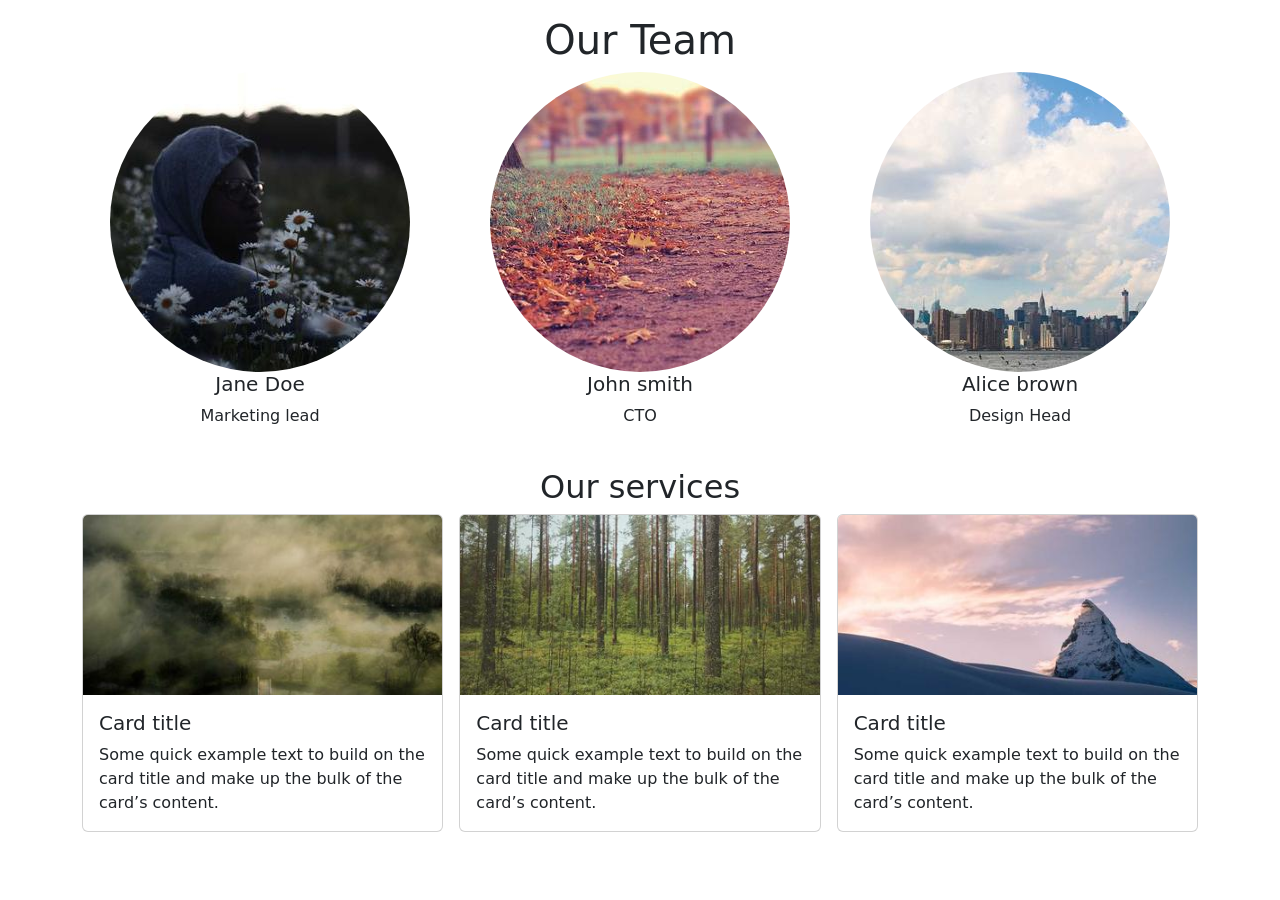
<file: index.html>
<!doctype html>
<html lang="en">
  <head>
    <meta charset="UTF-8" />
    <meta name="viewport" content="width=device-width, initial-scale=1.0" />
    <title>Document</title>
    <link
      rel="stylesheet"
      href="	https://cdn.jsdelivr.net/npm/bootstrap@5.3.8/dist/css/bootstrap.min.css"
    />
  </head>
  <body>
    <div class="container text-center mt-3">
      <h1>Our Team</h1>
      <div class="row">
        <div class="col-sm-4 col-md-4">
          <img class="rounded-circle" src="team1.jpg" alt="" />
          <h5>Jane Doe</h5>
          <p>Marketing lead</p>
        </div>
        <div class="col-sm-4 col-md-4">
          <img class="rounded-circle" src="team2.jpg" alt="" />
          <h5>John smith</h5>
          <p>CTO</p>
        </div>
        <div class="col-sm-4 col-md-4">
          <img class="rounded-circle" src="team 3.jpg" alt="" />
          <h5>Alice brown</h5>
          <p>Design Head</p>
        </div>
      </div>
    </div>
    <div class="container mt-4">
      <h2 class="text-center">Our services</h2>
      <div class="row g-3">
        <div class="col-sm-12 col-md-6 col-lg-4">
          <div class="card">
            <img src="web1.jpg" class="card-img-top" alt="..." />
            <div class="card-body">
              <h5 class="card-title">Card title</h5>
              <p class="card-text">
                Some quick example text to build on the card title and make up
                the bulk of the card’s content.
              </p>
            </div>
          </div>
        </div>

        <div class="col-sm-12 col-md-6 col-lg-4">
          <div class="card">
            <img src="web2.jpg" class="card-img-top" alt="..." />
            <div class="card-body">
              <h5 class="card-title">Card title</h5>
              <p class="card-text">
                Some quick example text to build on the card title and make up
                the bulk of the card’s content.
              </p>
            </div>
          </div>
        </div>
        <div class="col-sm-12 col-md-6 col-lg-4">
          <div class="card">
            <img src="web3.jpg" class="card-img-top" alt="..." />
            <div class="card-body">
              <h5 class="card-title">Card title</h5>
              <p class="card-text">
                Some quick example text to build on the card title and make up
                the bulk of the card’s content.
              </p>
            </div>
          </div>
        </div>
      </div>
    </div>
    <script
      src="https://cdn.jsdelivr.net/npm/@popperjs/core@2.11.8/dist/umd/popper.min.js"
      integrity="sha384-I7E8VVD/ismYTF4hNIPjVp/Zjvgyol6VFvRkX/vR+Vc4jQkC+hVqc2pM8ODewa9r"
      crossorigin="anonymous"
    ></script>
    <script
      src="https://cdn.jsdelivr.net/npm/bootstrap@5.3.8/dist/js/bootstrap.min.js"
      integrity="sha384-G/EV+4j2dNv+tEPo3++6LCgdCROaejBqfUeNjuKAiuXbjrxilcCdDz6ZAVfHWe1Y"
      crossorigin="anonymous"
    ></script>
  </body>
</html>
</file>
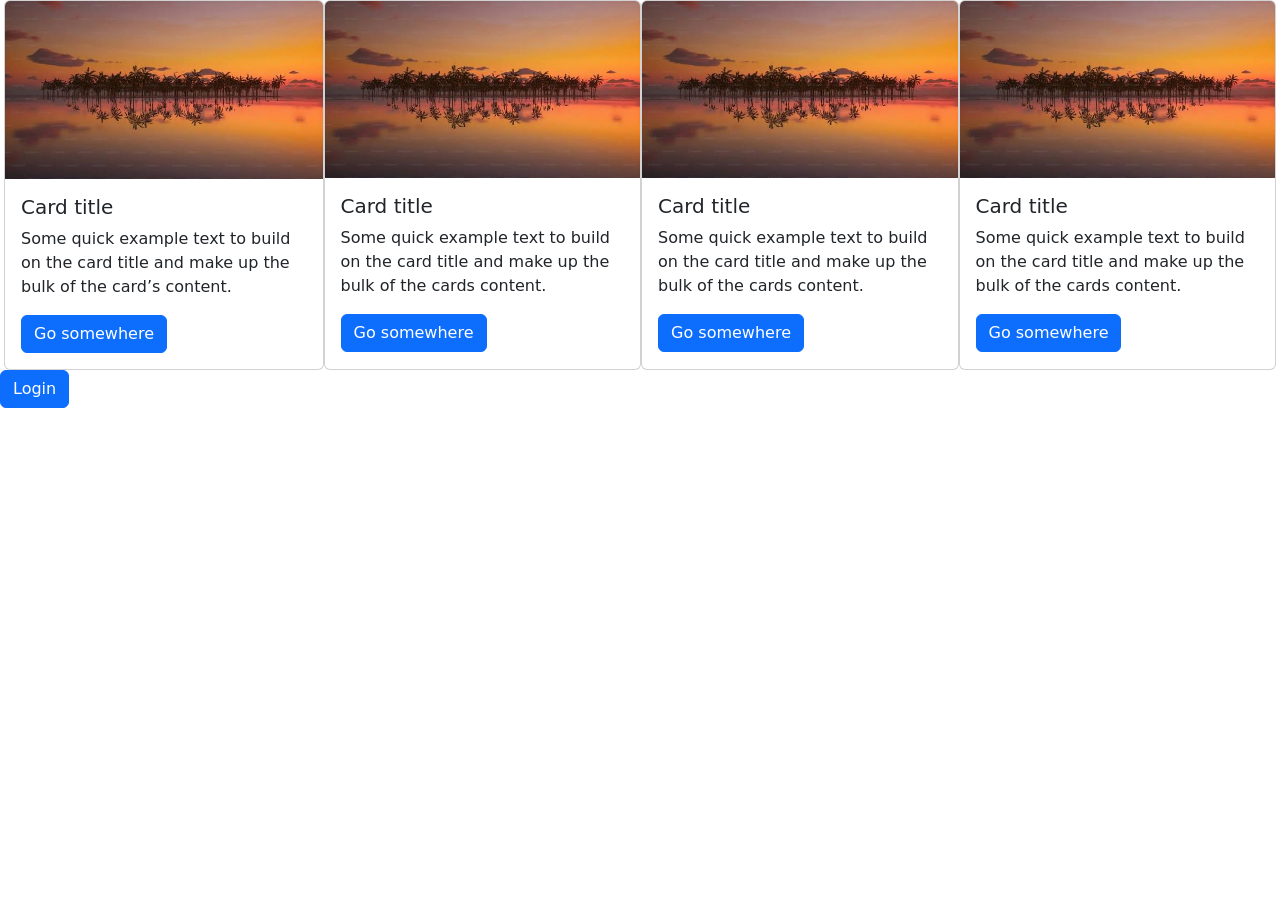
<file: Component .html>
<!doctype html>
<html lang="en">
  <head>
    <meta charset="UTF-8" />
    <meta name="viewport" content="width=device-width, initial-scale=1.0" />
    <title>Document</title>
    <link
      rel="stylesheet"
      href="	https://cdn.jsdelivr.net/npm/bootstrap@5.3.8/dist/css/bootstrap.min.css"
    />
  </head>
  <body>
    <div class="container-fluid d-flex g-2">
      <div class="card">
        <img src="images.jpg" class="card-img-top" alt="my image" />
        <div class="card-body">
          <h5 class="card-title">Card title</h5>
          <p class="card-text">
            Some quick example text to build on the card title and make up the
            bulk of the card’s content.
          </p>
          <a href="#" class="btn btn-primary">Go somewhere</a>
        </div>
      </div>
      <div class="card">
        <img src="images.jpg" class="card-img-top" alt="my image" />
        <div class="card-body">
          <h5 class="card-title">Card title</h5>
          <p class="card-text">
            Some quick example text to build on the card title and make up the
            bulk of the cards content.
          </p>
          <a href="#" class="btn btn-primary">Go somewhere</a>
        </div>
      </div>
      <div class="card">
        <img src="images.jpg" class="card-img-top" alt="my image" />
        <div class="card-body">
          <h5 class="card-title">Card title</h5>
          <p class="card-text">
            Some quick example text to build on the card title and make up the
            bulk of the cards content.
          </p>
          <a href="#" class="btn btn-primary">Go somewhere</a>
        </div>
      </div>
      <div class="card">
        <img src="images.jpg" class="card-img-top" alt="my image" />
        <div class="card-body">
          <h5 class="card-title">Card title</h5>
          <p class="card-text">
            Some quick example text to build on the card title and make up the
            bulk of the cards content.
          </p>
          <a href="#" class="btn btn-primary">Go somewhere</a>
        </div>
      </div>
    </div>
    <!-- Button trigger modal -->
    <button
      type="button"
      class="btn btn-primary"
      data-bs-toggle="modal"
      data-bs-target="#exampleModal"
    >
      Login
    </button>

    <!-- Modal -->
    <div
      class="modal fade"
      id="exampleModal"
      tabindex="-1"
      aria-labelledby="exampleModalLabel"
      aria-hidden="true"
    >
      <div class="modal-dialog">
        <div class="modal-content">
          <div class="modal-header">
            <h1 class="modal-title fs-5" id="exampleModalLabel">
              login details
            </h1>
            <button
              type="button"
              class="btn-close"
              data-bs-dismiss="modal"
              aria-label="Close"
            ></button>
          </div>
          <div class="modal-body">
            <form>
              <div class="mb-3">
                <label for="exampleInputEmail1" class="form-label"
                  >Email address</label
                >
                <input
                  type="email"
                  class="form-control"
                  id="exampleInputEmail1"
                  aria-describedby="emailHelp"
                />
                <div id="emailHelp" class="form-text">
                  We'll never share your email with anyone else.
                </div>
              </div>
              <div class="mb-3">
                <label for="exampleInputPassword1" class="form-label"
                  >Password</label
                >
                <input
                  type="password"
                  class="form-control"
                  id="exampleInputPassword1"
                />
              </div>
              <div class="mb-3 form-check">
                <input
                  type="checkbox"
                  class="form-check-input"
                  id="exampleCheck1"
                />
                <label class="form-check-label" for="exampleCheck1"
                  >Check me out</label
                >
              </div>
              <button type="submit" class="btn btn-primary">Submit</button>
            </form>
          </div>
          <div class="modal-footer">
            <button
              type="button"
              class="btn btn-secondary"
              data-bs-dismiss="modal"
            >
              Close
            </button>
          </div>
        </div>
      </div>
    </div>

    <script
      src="https://cdn.jsdelivr.net/npm/@popperjs/core@2.11.8/dist/umd/popper.min.js"
      integrity="sha384-I7E8VVD/ismYTF4hNIPjVp/Zjvgyol6VFvRkX/vR+Vc4jQkC+hVqc2pM8ODewa9r"
      crossorigin="anonymous"
    ></script>
    <script
      src="https://cdn.jsdelivr.net/npm/bootstrap@5.3.8/dist/js/bootstrap.min.js"
      integrity="sha384-G/EV+4j2dNv+tEPo3++6LCgdCROaejBqfUeNjuKAiuXbjrxilcCdDz6ZAVfHWe1Y"
      crossorigin="anonymous"
    ></script>
  </body>
</html>
</file>
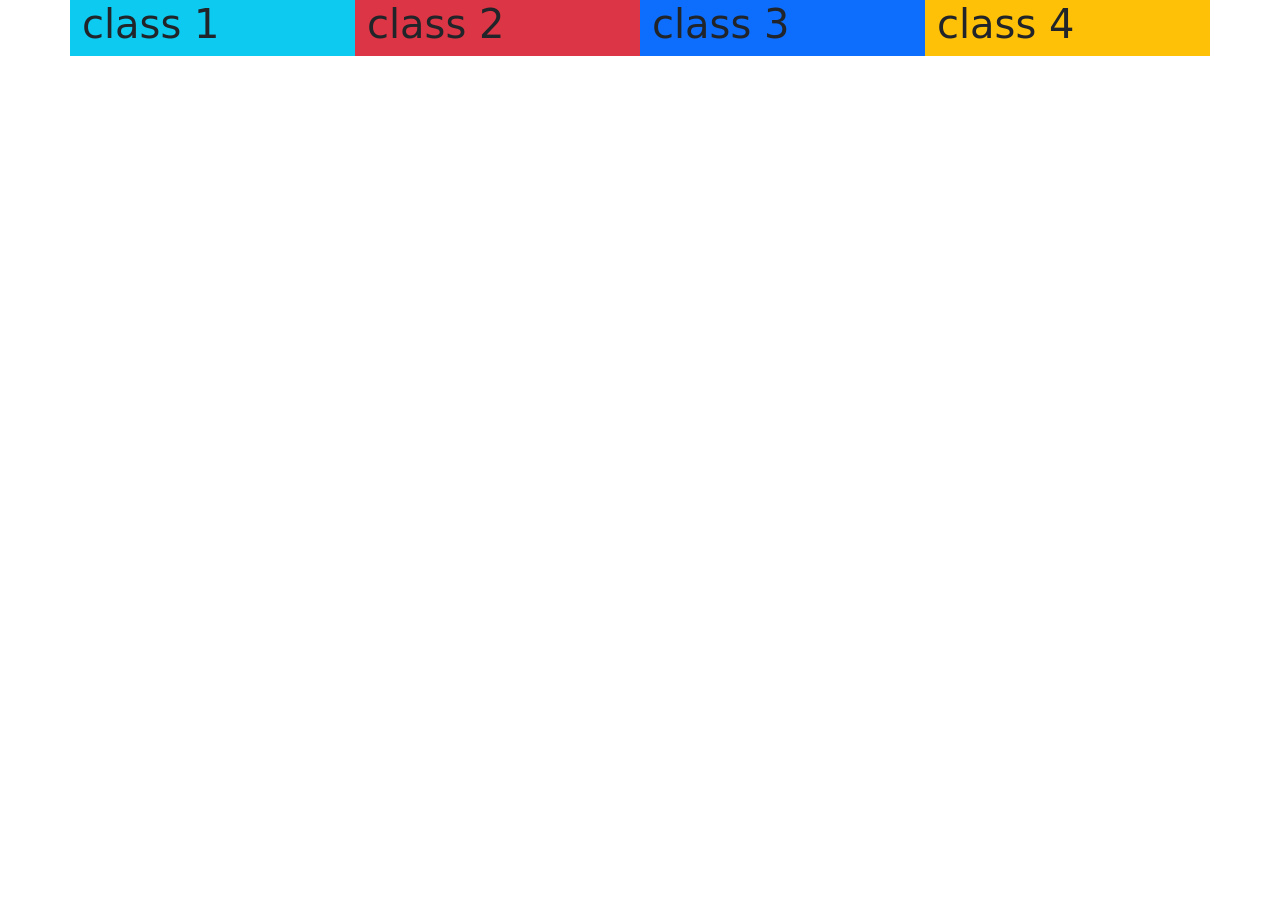
<file: grid.html>
<!DOCTYPE html>
<html lang="en">
<head>
    <meta charset="UTF-8">
    <meta name="viewport" content="width=device-width, initial-scale=1.0">
    <title>Document</title>
    <link
      rel="stylesheet"
      href="	https://cdn.jsdelivr.net/npm/bootstrap@5.3.8/dist/css/bootstrap.min.css"
    />
</head>
<body>

<div class="container">
    <div class="row">
        <div class="bg-info col">
            <h1>class 1</h1>
        </div>
        <div class="bg-danger col">
            <h1>class 2</h1>
        </div>
                <div class="bg-primary col">
            <h1>class 3</h1>
        </div>
                <div class="bg-warning col">
            <h1>class 4</h1>
        </div>
    </div>

</div>


       <script
      src="https://cdn.jsdelivr.net/npm/@popperjs/core@2.11.8/dist/umd/popper.min.js"
      integrity="sha384-I7E8VVD/ismYTF4hNIPjVp/Zjvgyol6VFvRkX/vR+Vc4jQkC+hVqc2pM8ODewa9r"
      crossorigin="anonymous"
    ></script>
    <script
      src="https://cdn.jsdelivr.net/npm/bootstrap@5.3.8/dist/js/bootstrap.min.js"
      integrity="sha384-G/EV+4j2dNv+tEPo3++6LCgdCROaejBqfUeNjuKAiuXbjrxilcCdDz6ZAVfHWe1Y"
      crossorigin="anonymous"
    ></script> 
</body>
</html>
</file>
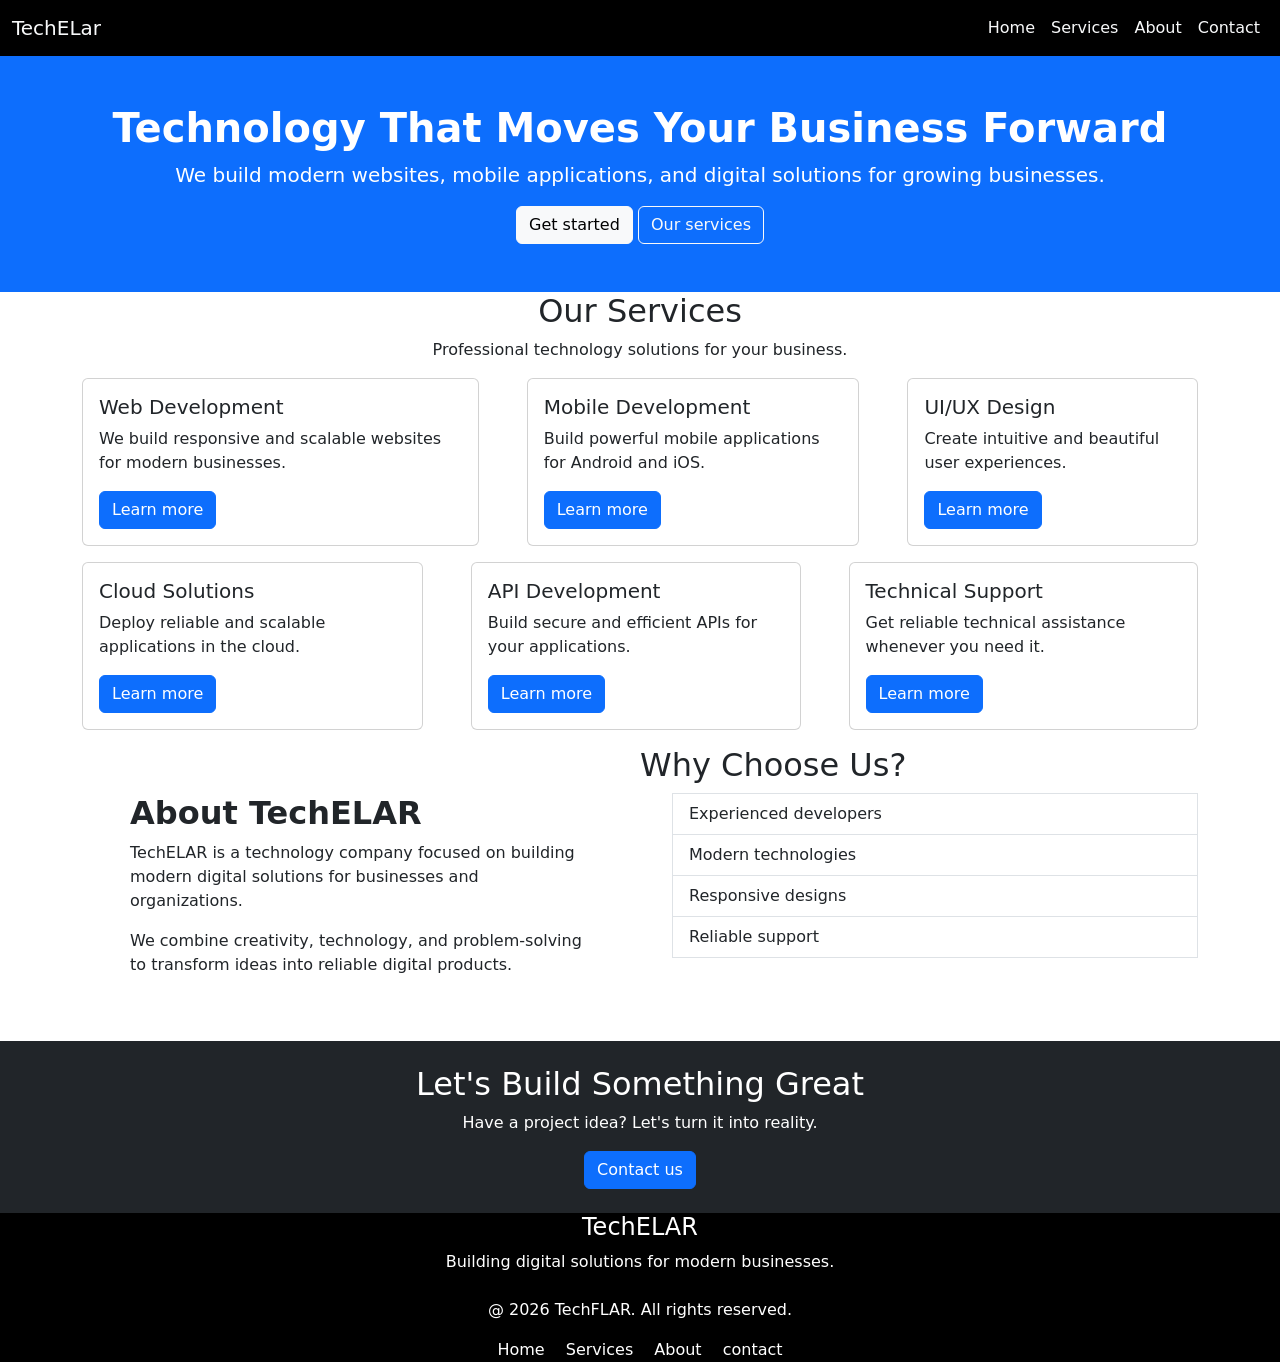
<file: task1.html>
<!doctype html>
<html lang="en">
  <head>
    <meta charset="UTF-8" />
    <meta name="viewport" content="width=device-width, initial-scale=1.0" />
    <title>Document</title>
    <link
      rel="stylesheet"
      href="	https://cdn.jsdelivr.net/npm/bootstrap@5.3.8/dist/css/bootstrap.min.css"
    />
  </head>
  <body>
    <nav class="navbar navbar-expand-lg  bg-black">
      <div class="container-fluid">
        <a class="navbar-brand text-light" href="#">TechELar</a>
        <button
          class="navbar-toggler"
          type="button"
          data-bs-toggle="collapse"
          data-bs-target="#navbarNav"
          aria-controls="navbarNav"
          aria-expanded="false"
          aria-label="Toggle navigation"
        >
          <span class="navbar-toggler-icon"></span>
        </button>
        <div
          class="collapse navbar-collapse d-flex justify-content-end"
          id="navbarNav" 
        >
          <ul class="navbar-nav">
            <li class="nav-item">
              <a class="nav-link active text-light" aria-current="page" href="#">Home</a>
            </li>
            
            <li class="nav-item">
              <a class="nav-link text-light" href="#">Services</a>
            </li>
            <li class="nav-item">
              <a class="nav-link text-light" href="#">About</a>
            </li>
                        <li class="nav-item">
              <a class="nav-link text-light" href="#">Contact</a>
            </li>
          </ul>
        </div>
      </div>
    </nav>
    <div class="container-fluid bg-primary text-white text-center p-5">
      <h1 class="fw-bold fs-1">Technology That Moves Your Business Forward</h1>
      <p class="fs-5">
        We build modern websites, mobile applications, and digital solutions for
        growing businesses.
      </p>
      <div>
        <button class="btn btn-light">Get started</button>
        <button class="btn btn-outline-light">Our services</button>
      </div>
    </div>

    <div class="text-center">
      <h2>Our Services</h2>
      <p>Professional technology solutions for your business.</p>
    </div>
    <div class="container d-flex gap-5">
      <div class="card" >
        <div class="card-body">
          <h5 class="card-title">Web Development</h5>
          <p class="card-text">
            We build responsive and scalable websites for modern businesses.
          </p>
          <a href="#" class="btn btn-primary">Learn more</a>
        </div>
      </div>

      <div class="card" >
        <div class="card-body">
          <h5 class="card-title">Mobile Development</h5>
          <p class="card-text">
            Build powerful mobile applications for Android and iOS.
          </p>
          <a href="#" class="btn btn-primary">Learn more</a>
        </div>
      </div>
      <div class="card">
        <div class="card-body">
          <h5 class="card-title">UI/UX Design</h5>
          <p class="card-text">
            Create intuitive and beautiful user experiences.
          </p>
          <a href="#" class="btn btn-primary">Learn more</a>
        </div>
      </div>
    </div>

    <div class="container d-flex gap-5 my-3">
      <div class="card" >
        <div class="card-body">
          <h5 class="card-title">Cloud Solutions</h5>
          <p class="card-text">
            Deploy reliable and scalable applications in the cloud.
          </p>
          <a href="#" class="btn btn-primary">Learn more</a>
        </div>
      </div>
      <div class="card" >
        <div class="card-body">
          <h5 class="card-title">API Development</h5>
          <p class="card-text">
            Build secure and efficient APIs for your applications.
          </p>
          <a href="#" class="btn btn-primary">Learn more</a>
        </div>
      </div>
      <div class="card">
        <div class="card-body">
          <h5 class="card-title">Technical Support</h5>
          <p class="card-text">
            Get reliable technical assistance whenever you need it.
          </p>
          <a href="#" class="btn btn-primary">Learn more</a>
        </div>
      </div>
    </div>
    <div class="container d-flex">
      <div class="w-50 p-5">
        <h2 class="fw-bold">About TechELAR</h2>

        <p>
          TechELAR is a technology company focused on building modern digital
          solutions for businesses and organizations.
        </p>

        <p>
          We combine creativity, technology, and problem-solving to transform
          ideas into reliable digital products.
        </p>
      </div>
      <div class="list-group w-50">
        <h2>Why Choose Us?</h2>
        <ul>
          <li class="list-group-item">Experienced developers</li>
          <li class="list-group-item">Modern technologies</li>
          <li class="list-group-item">Responsive designs</li>
          <li class="list-group-item">Reliable support</li>
        </ul>
      </div>
    </div>
    <div class="bg-dark text-center text-white py-4">
      <h2>Let's Build Something Great</h2>
      <p>Have a project idea? Let's turn it into reality.</p>
      <!-- Button trigger modal -->
      <button
        type="button"
        class="btn btn-primary"
        data-bs-toggle="modal"
        data-bs-target="#exampleModal"
      >
        Contact us
      </button>

      <!-- Modal -->
      <div
        class="modal fade"
        id="exampleModal"
        tabindex="-1"
        aria-labelledby="exampleModalLabel"
        aria-hidden="true"
      >
        <div class="modal-dialog">
          <div class="modal-content">
            <div class="modal-header">
              <h1 class="modal-title fs-5" id="exampleModalLabel">
                Start Your Project
              </h1>
              <button
                type="button"
                class="btn-close"
                data-bs-dismiss="modal"
                aria-label="Close"
              ></button>
            </div>
            <div class="modal-body">
          
              <form class="text-start">
                <div class="mb-3">
                  <label for=" exampleInputFullname1 " class="form-label"
                    >Full Name</label
                  >
                  <input
                    type="text"
                    id="exampleInputFullname1"
                    class="form-control"
                    placeholder="Enter your  Full Name"
                  />
                </div>
                <div class="mb-3">
                  <label for="exampleInputEmail1" class="form-label"
                    >Email address</label
                  >
                  <input
                    type="email"
                    class="form-control"
                    id="exampleInputEmail1"
                    aria-describedby="emailHelp"
                    placeholder="Enter your Email"
                  />
                </div>
                <div class="mb-3">
                  <label for="phone" class="form-label"> Phone</label>
                  <input
                    type="tel"
                    class="form-control"
                    id="phone"
                    placeholder="Enter your phone number"
                    placeholder="Enter your phone number"
                  />
                </div>
                <div class="mb-3">
                  <label for="service" class="form-label"> Service</label>

                  <select class="form-select" id="service">
                    <option selected>Select a service</option>

                    <option value="web">Web Development</option>

                    <option value="mobile">Mobile Development</option>
                    <option value="uiux">UI/UX Design</option>

                    <option value="cloud">Cloud Solutions</option>
                  </select>
                </div>
                <div class="mb-3">
                  <label for="exampleFormControlTextarea1" class="form-label"
                    >Massage
                  </label>
                  <textarea
                    class="form-control"
                    id="exampleFormControlTextarea1"
                    rows="3"
                    placeholder="Tell us about your project."
                  ></textarea>
                </div>
              </form>
            </div>
            <div class="modal-footer">
              <button
                type="button"
                class="btn btn-secondary"
                data-bs-dismiss="modal"
              >
                Close
              </button>
              <button type="button" class="btn btn-primary">
                Submit Request
              </button>
            </div>
          </div>
        </div>
      </div>
    </div>

    
    <nav class="flex-row text-center bg-black text-white">
      <h4>TechELAR</h4>
      <p>Building digital solutions for modern businesses.</p>
      <p class="pt-2">@ 2026 TechFLAR. All rights reserved.</p>

      <a href="" class="text-secondary text-decoration-none mx-2 text-white"
        >Home</a
      >
      <a href="" class="text-secondary text-decoration-none mx-2 text-white"
        >Services</a
      >
      <a href="" class="text-secondary text-decoration-none mx-2 text-white"
        >About</a
      >
      <a href="" class="text-secondary text-decoration-none mx-2 text-white"
        >contact </a>
    </nav>

    <script
      src="https://cdn.jsdelivr.net/npm/@popperjs/core@2.11.8/dist/umd/popper.min.js"
      integrity="sha384-I7E8VVD/ismYTF4hNIPjVp/Zjvgyol6VFvRkX/vR+Vc4jQkC+hVqc2pM8ODewa9r"
      crossorigin="anonymous"
    ></script>
    <script
      src="https://cdn.jsdelivr.net/npm/bootstrap@5.3.8/dist/js/bootstrap.min.js"
      integrity="sha384-G/EV+4j2dNv+tEPo3++6LCgdCROaejBqfUeNjuKAiuXbjrxilcCdDz6ZAVfHWe1Y"
      crossorigin="anonymous"
    ></script>
  </body>
</html>
</file>
